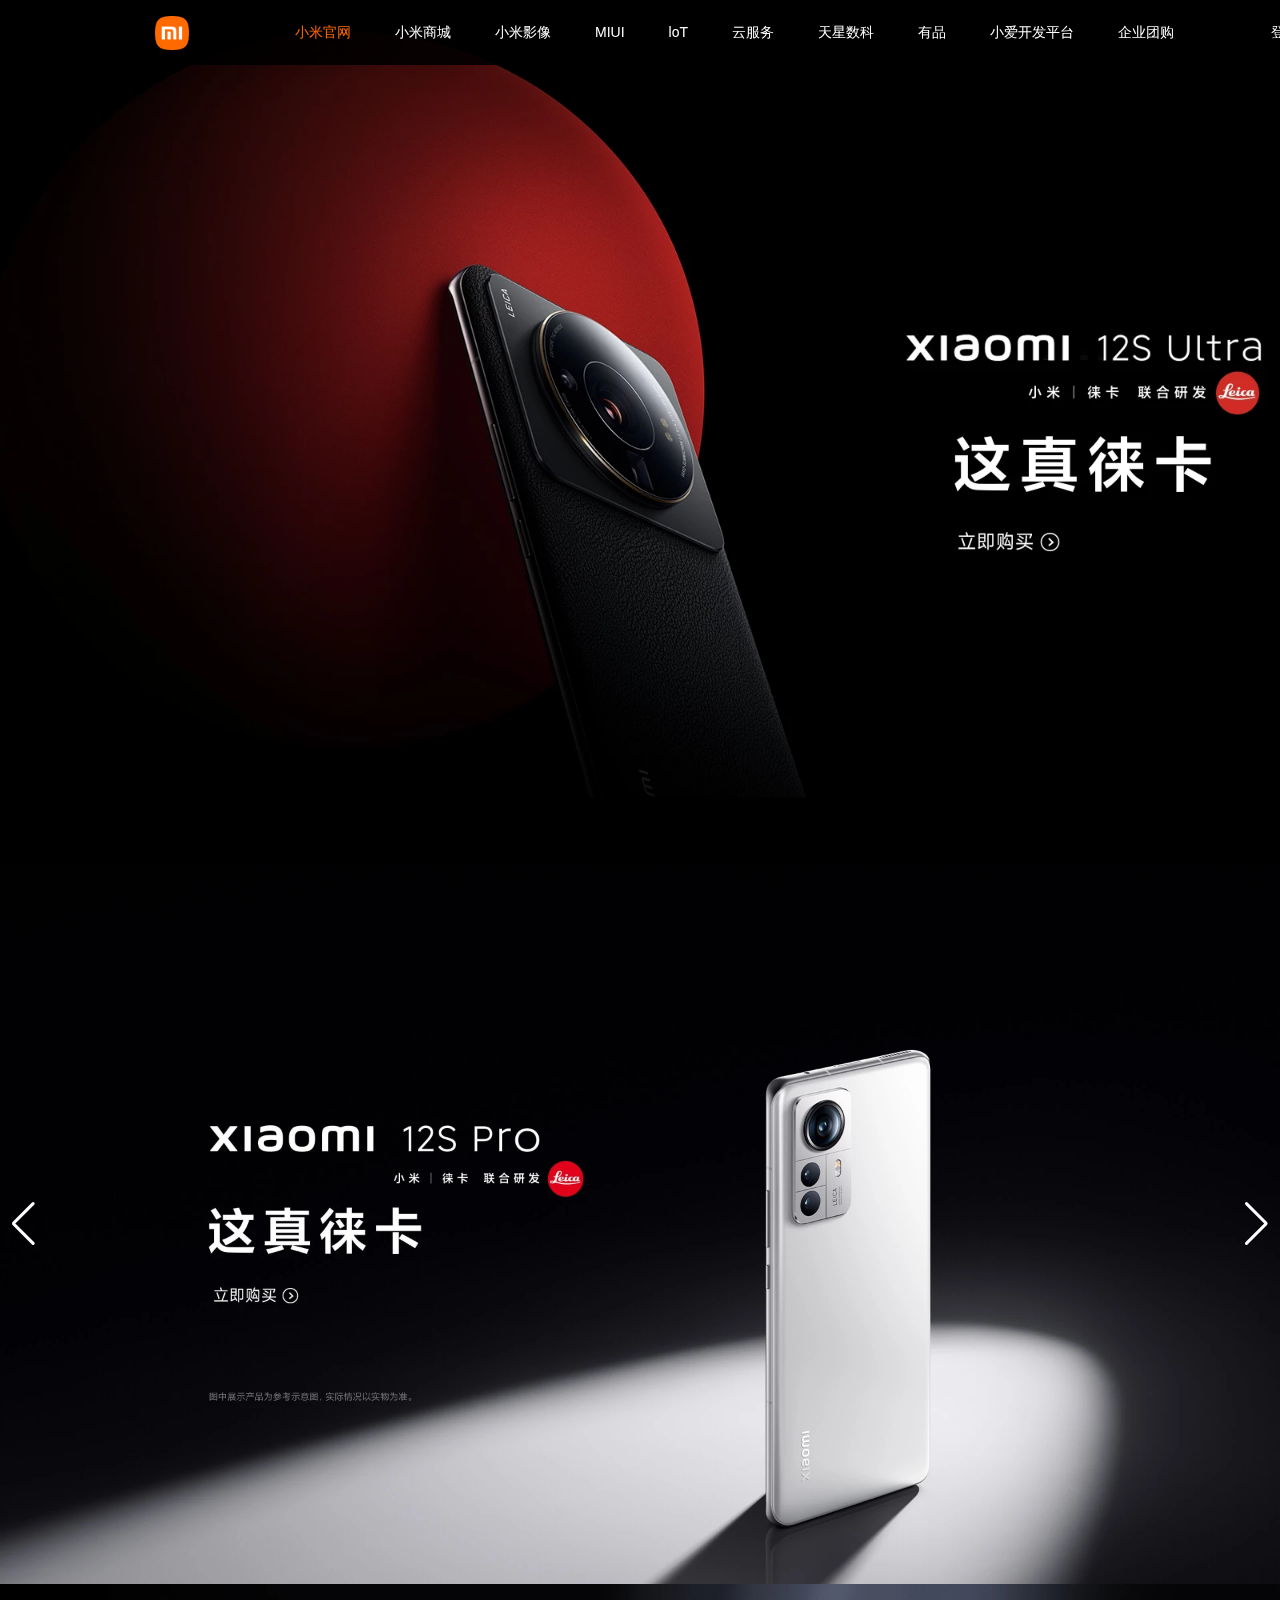
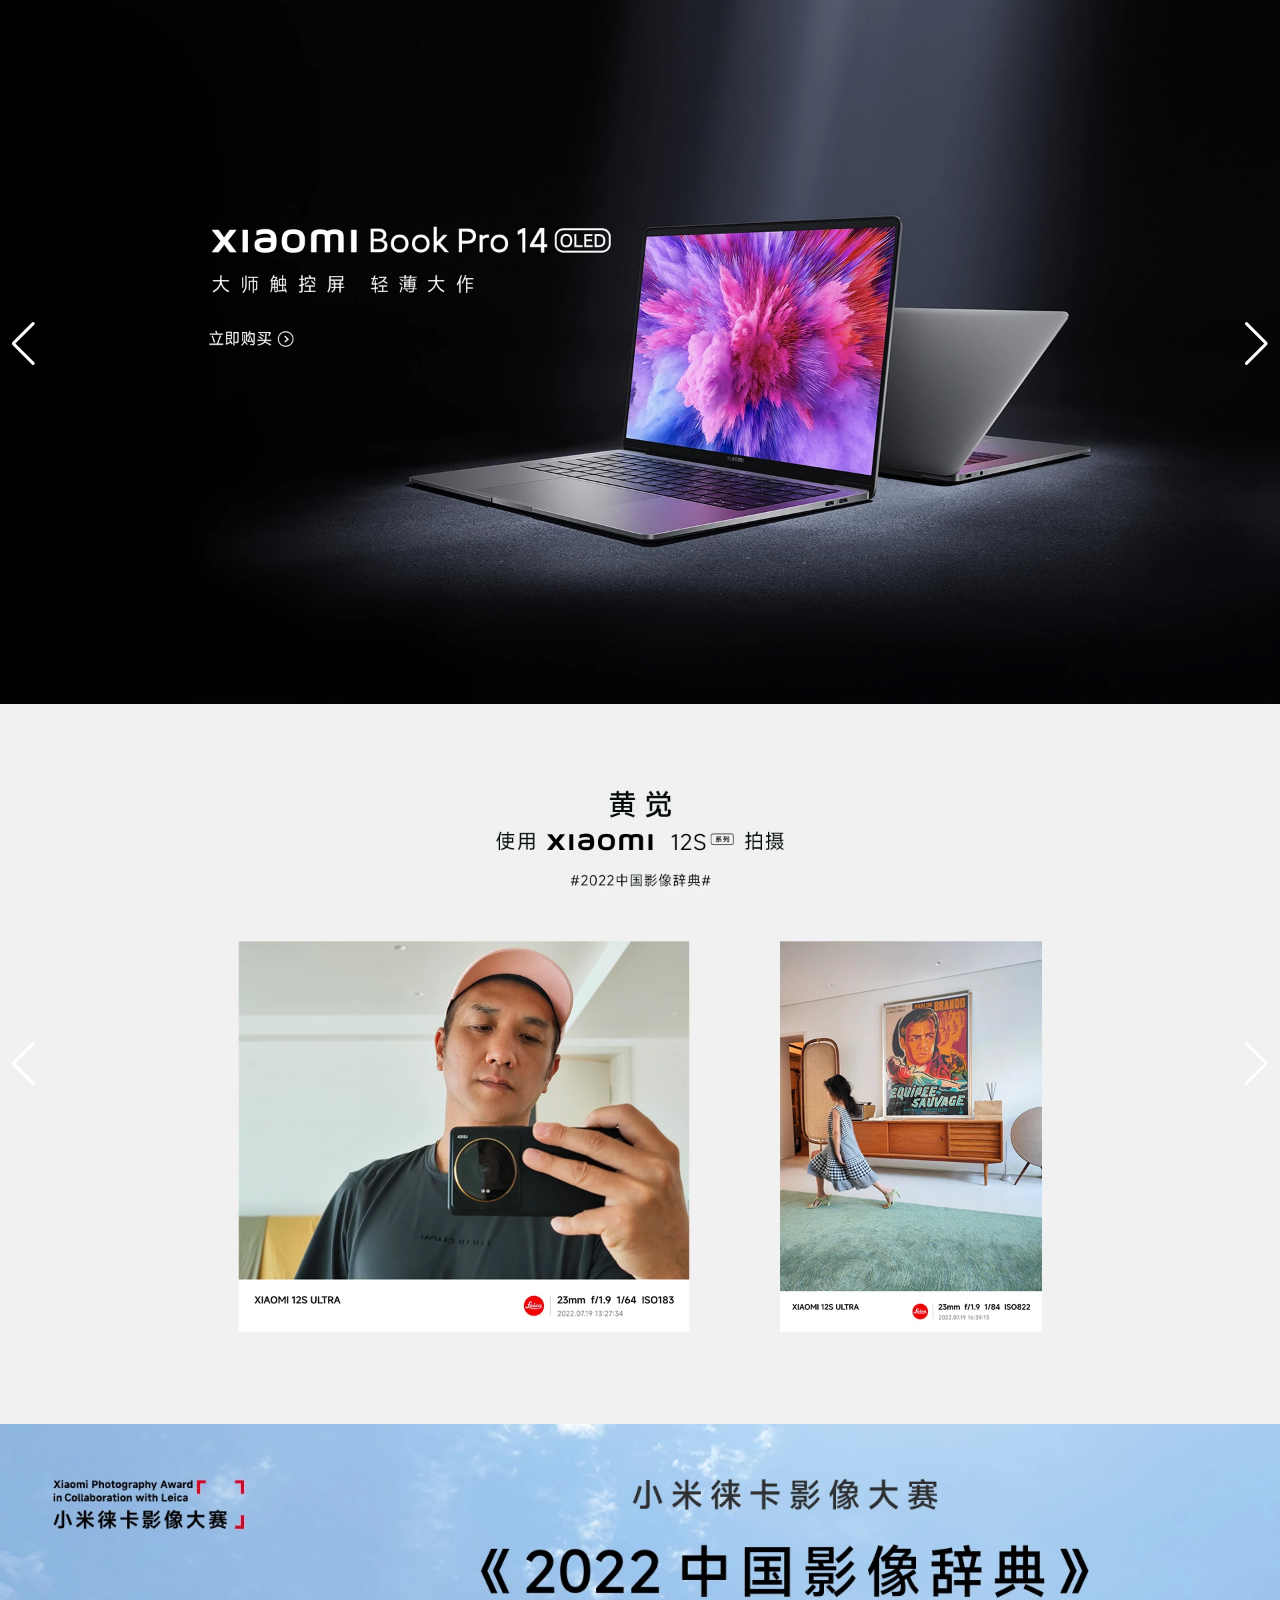
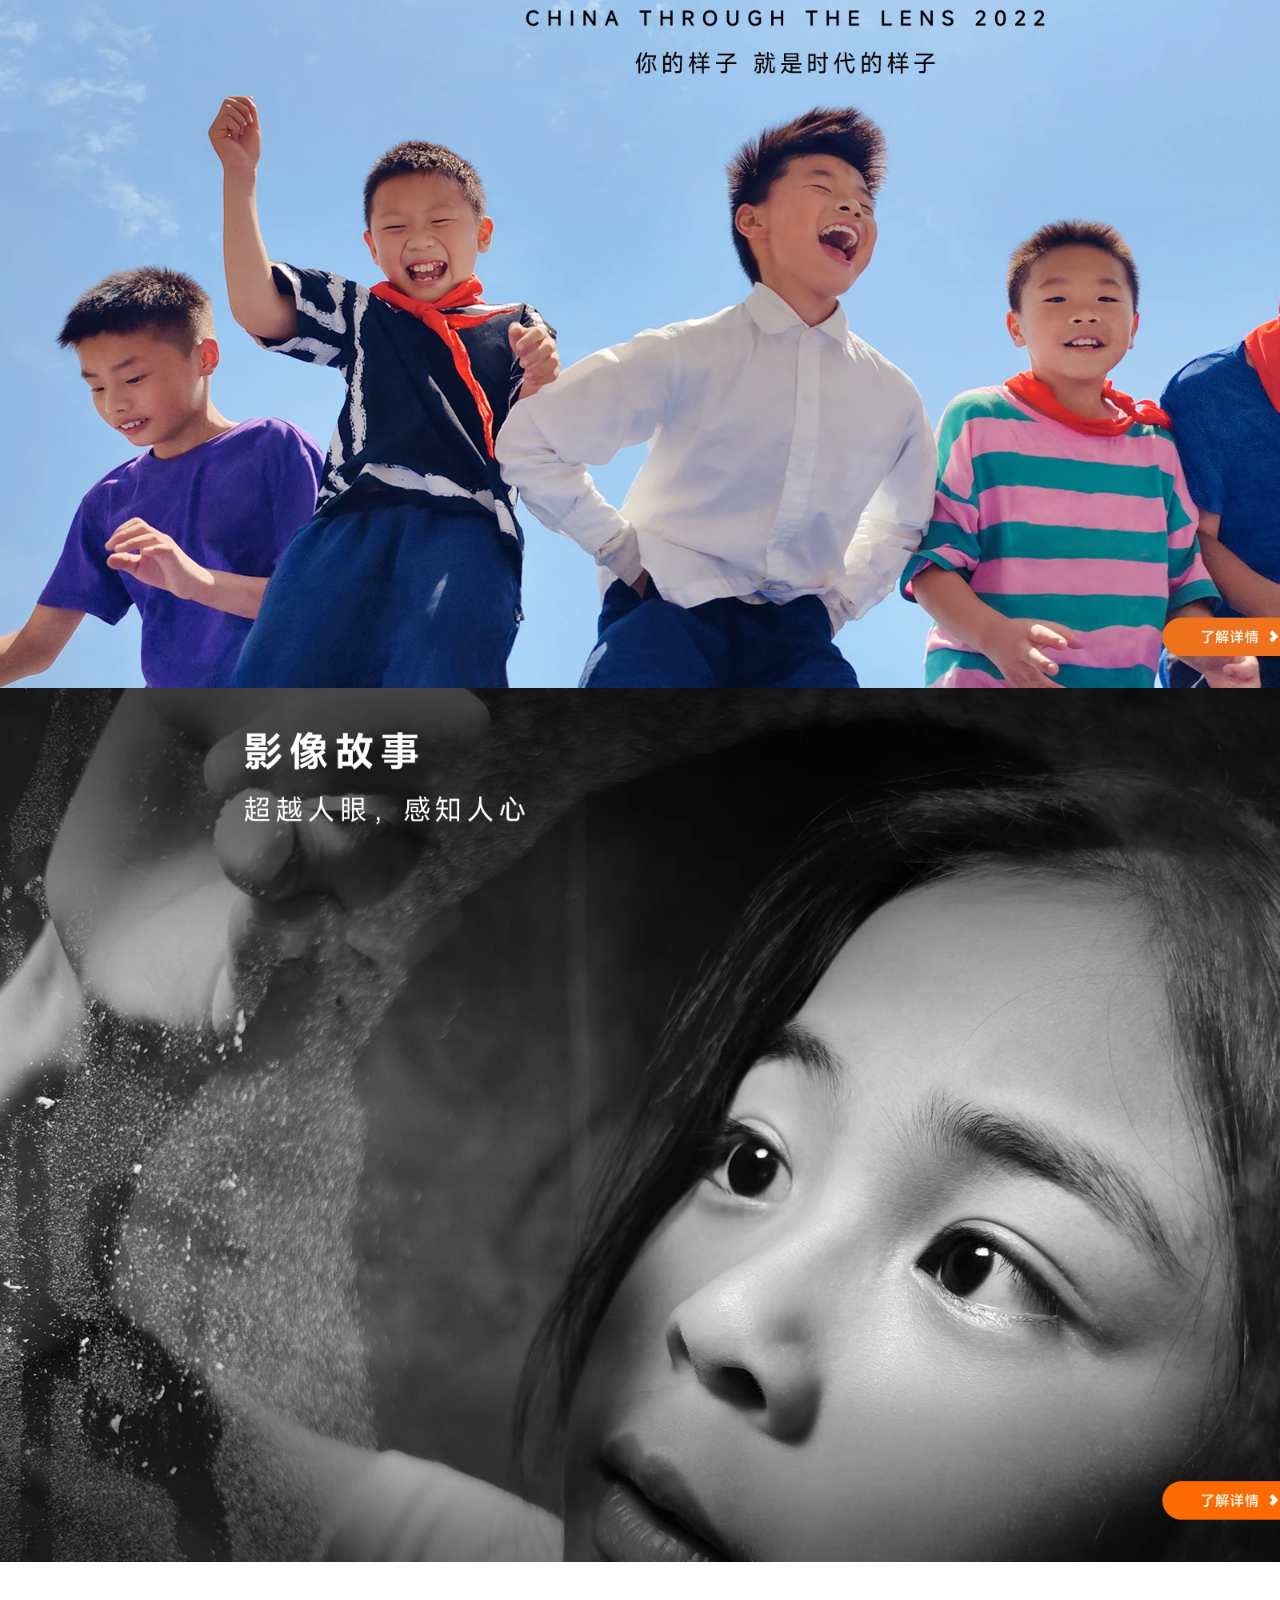
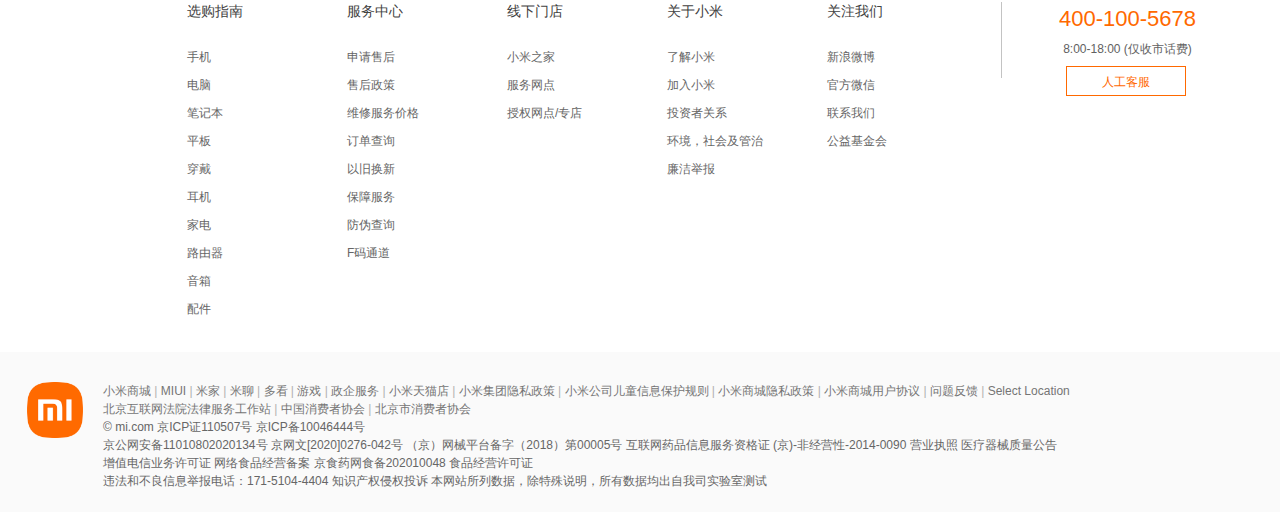
<file: index.html>
<!DOCTYPE html>
<html lang="en">

<head>
    <meta charset="UTF-8">
    <meta http-equiv="X-UA-Compatible" content="IE=edge">
    <meta name="viewport" content="width=device-width, initial-scale=1.0">
    <title>小米官网 - Xiaomi 12S系列，小米徕卡影像大赛，小米影像故事</title>
    <meta name="keywords" content="小米，小米官网，Xiaomi，Redmi，Xiaomi 12S系列">
    <meta name="description" content="让全球每个人都能享受科技带来的美好生活。">
    <!-- 引入基础样式 -->
    <link rel="stylesheet" href="./css/base.css">
    <!-- 引入首页样式 -->
    <link rel="stylesheet" href="./css/index.css">
    <!-- 引入公共样式 -->
    <link rel="stylesheet" href="./css/common.css">
    <!-- 引入swiper样式 -->
    <link rel="stylesheet" href="./css/swiper-bundle.min.css">
    <!-- 引入 ico 图标 -->
    <link rel="shortcut icon" href="logo [48x48].ico">
</head>

<body>
    <!-- 头部开始 -->
    <header class="header_wrapper">
        <div class="container">
            <div class="logo">
                <img src="./images/logo.png" alt="">
            </div>
            <div class="nav">
                <ul>
                    <li><a href="#">小米官网</a></li>
                    <li><a href="./shop.html">小米商城</a></li>
                    <li><a href="#">小米影像</a></li>
                    <li><a href="#">MIUI</a></li>
                    <li><a href="#">loT</a></li>
                    <li><a href="#">云服务</a></li>
                    <li><a href="#">天星数科</a></li>
                    <li><a href="#">有品</a></li>
                    <li><a href="#">小爱开发平台</a></li>
                    <li><a href="#">企业团购</a></li>
                </ul>
            </div>
            <div class="login">
                <a href="#">登录</a>
                <span>|</span>
                <a href="#">注册</a>
            </div>
        </div>
    </header>
    <div class="banner">
        <a href="#">
            <img src="./upload/banner.jpeg@base@tag=imgScale&F=webp&h=1080&q=90&w=1920" alt="">
        </a>
    </div>
    <!-- 轮播图1 -->
    <div class="focus">
        <div class="swiper mySwiper">
            <div class="swiper-wrapper">
                <div class="swiper-slide">
                    <a href="#"><img src="./upload/pic1-1.jpeg@base@tag=imgScale&F=webp&h=1080&q=90&w=1920" alt=""></a>
                </div>
                <div class="swiper-slide">
                    <a href="#"><img src="./upload/pic1-2.jpeg@base@tag=imgScale&F=webp&h=1080&q=90&w=1920" alt=""></a>
                </div>
                <div class="swiper-slide">
                    <a href="#"><img src="./upload/pic1-3.jpeg@base@tag=imgScale&F=webp&h=1080&q=90&w=1920" alt=""></a>
                </div>

            </div>
            <div class="swiper-scrollbar"></div>
            <div class="swiper-button-next"></div>
            <div class="swiper-button-prev"></div>
        </div>
    </div>
    <!-- 轮播图2 -->
    <div class="focus">
        <div class="swiper mySwiper">
            <div class="swiper-wrapper">
                <div class="swiper-slide">
                    <a href="#"><img src="./upload/pic2-1.jpeg@base@tag=imgScale&F=webp&h=1080&q=90&w=1920" alt=""></a>
                </div>
                <div class="swiper-slide">
                    <a href="#"><img src="./upload/pic2-2.jpeg@base@tag=imgScale&F=webp&h=1080&q=90&w=1920" alt=""></a>
                </div>
                <div class="swiper-slide">
                    <a href="#"><img src="./upload/pic2-3.jpeg@base@tag=imgScale&F=webp&h=1080&q=90&w=1920" alt=""></a>
                </div>

            </div>
            <div class="swiper-scrollbar"></div>
            <div class="swiper-button-next"></div>
            <div class="swiper-button-prev"></div>
        </div>
    </div>
    <!-- 轮播图3 -->
    <div class="focus">
        <div class="swiper mySwiper">
            <div class="swiper-wrapper">
                <div class="swiper-slide">
                    <a href="#"><img src="./upload/pic3-1.jpeg@base@tag=imgScale&F=webp&h=1080&q=90&w=1920" alt=""></a>
                </div>
                <div class="swiper-slide">
                    <a href="#"><img src="./upload/pic3-2.jpeg@base@tag=imgScale&F=webp&h=1080&q=90&w=1920" alt=""></a>
                </div>
                <div class="swiper-slide">
                    <a href="#"><img src="./upload/pic3-3.jpeg@base@tag=imgScale&F=webp&h=1080&q=90&w=1920" alt=""></a>
                </div>

            </div>
            <div class="swiper-scrollbar"></div>
            <div class="swiper-button-next"></div>
            <div class="swiper-button-prev"></div>
        </div>
    </div>
    <div class="banner">
        <a href="#">
            <img src="./upload/banner-2.jpeg@base@tag=imgScale&F=webp&h=1080&q=90&w=1920" alt="">
        </a>
    </div>
    <div class="banner">
        <a href="#">
            <img src="./upload/banner-3.png@base@tag=imgScale&F=webp&h=1093&q=90&w=1920" alt="">
        </a>
    </div>
    <footer class=".footer">
        <dl class="col-link-first">
            <dt></dt>
        </dl>
        <dl class="col-link">
            <dt>选购指南</dt>
            <dd><a href="#">手机</a></dd>
            <dd><a href="#">电脑</a></dd>
            <dd><a href="#">笔记本</a></dd>
            <dd><a href="#">平板</a></dd>
            <dd><a href="#">穿戴</a></dd>
            <dd><a href="#">耳机</a></dd>
            <dd><a href="#">家电</a></dd>
            <dd><a href="#">路由器</a></dd>
            <dd><a href="#">音箱</a></dd>
            <dd><a href="#">配件</a></dd>
        </dl>
        <dl class="col-link">
            <dt>服务中心</dt>
            <dd><a href="#">申请售后</a></dd>
            <dd><a href="#">售后政策</a></dd>
            <dd><a href="#">维修服务价格</a></dd>
            <dd><a href="#">订单查询</a></dd>
            <dd><a href="#">以旧换新</a></dd>
            <dd><a href="#">保障服务</a></dd>
            <dd><a href="#">防伪查询</a></dd>
            <dd><a href="#">F码通道</a></dd>
        </dl>
        <dl class="col-link">
            <dt>线下门店</dt>
            <dd><a href="#">小米之家</a></dd>
            <dd><a href="#">服务网点</a></dd>
            <dd><a href="#">授权网点/专店</a></dd>
        </dl>
        <dl class="col-link">
            <dt>关于小米</dt>
            <dd><a href="#">了解小米</a></dd>
            <dd><a href="#">加入小米</a></dd>
            <dd><a href="#">投资者关系</a></dd>
            <dd><a href="#">环境，社会及管治</a></dd>
            <dd><a href="#">廉洁举报</a></dd>
        </dl>
        <dl class="col-link">
            <dt>关注我们</dt>
            <dd><a href="#">新浪微博</a></dd>
            <dd><a href="#">官方微信</a></dd>
            <dd><a href="#">联系我们</a></dd>
            <dd><a href="#">公益基金会</a></dd>
        </dl>
        <div class="col-contact">
            <p>400-100-5678</p>
            <p>8:00-18:00 (仅收市话费)</p>
            <a href="#">人工客服</a>
        </div>
    </footer>
    <div class="safe-wraper">
        <div class="safe">
            <div class="logo2">
                <img src="./images/logo.png" alt="">
            </div>

            <div class="text">
                <a href="#">小米商城 </a> | <a href="#">MIUI </a> | <a href="#"> 米家 </a> | <a href="#">米聊 </a> | <a
                    href="#"> 多看
                </a> |
                <a href="#"> 游戏 </a> | <a href="#"> 政企服务 </a> | <a href="#"> 小米天猫店 </a> | <a href="#"> 小米集团隐私政策 </a> |
                <a href="#"> 小米公司儿童信息保护规则 </a> |
                <a href="#"> 小米商城隐私政策 </a> | <a href="#"> 小米商城用户协议 </a> | <a href="#"> 问题反馈 </a> | <a href="#"> Select
                    Location </a><br>
                <a href="#"> 北京互联网法院法律服务工作站 </a> | <a href="#"> 中国消费者协会 </a>| <a href="#"> 北京市消费者协会 </a>

            </div>
            <p>© mi.com 京ICP证110507号 京ICP备10046444号<br> 京公网安备11010802020134号 京网文[2020]0276-042号
                （京）网械平台备字（2018）第00005号 互联网药品信息服务资格证 (京)-非经营性-2014-0090 营业执照 医疗器械质量公告<br>
                增值电信业务许可证 网络食品经营备案 京食药网食备202010048 食品经营许可证<br>
                违法和不良信息举报电话：171-5104-4404 知识产权侵权投诉 本网站所列数据，除特殊说明，所有数据均出自我司实验室测试</p>
        </div>
    </div>


    <!-- 引入swiper js文件 -->
    <script src="./js/swiper-bundle.min.js"></script>
    <script>
        // 第一个轮播图
        (function () {
            var swiper = new Swiper(".mySwiper", {
                scrollbar: {
                    el: ".swiper-scrollbar",
                    hide: true,
                    // // 添加左右箭头
                    // navigation: {
                    //     nextEl: ".swiper-button-next",
                    //     prevEl: ".swiper-button-prev",
                    // },
                },
            });
        })();
    </script>
</body>

</html>
</file>
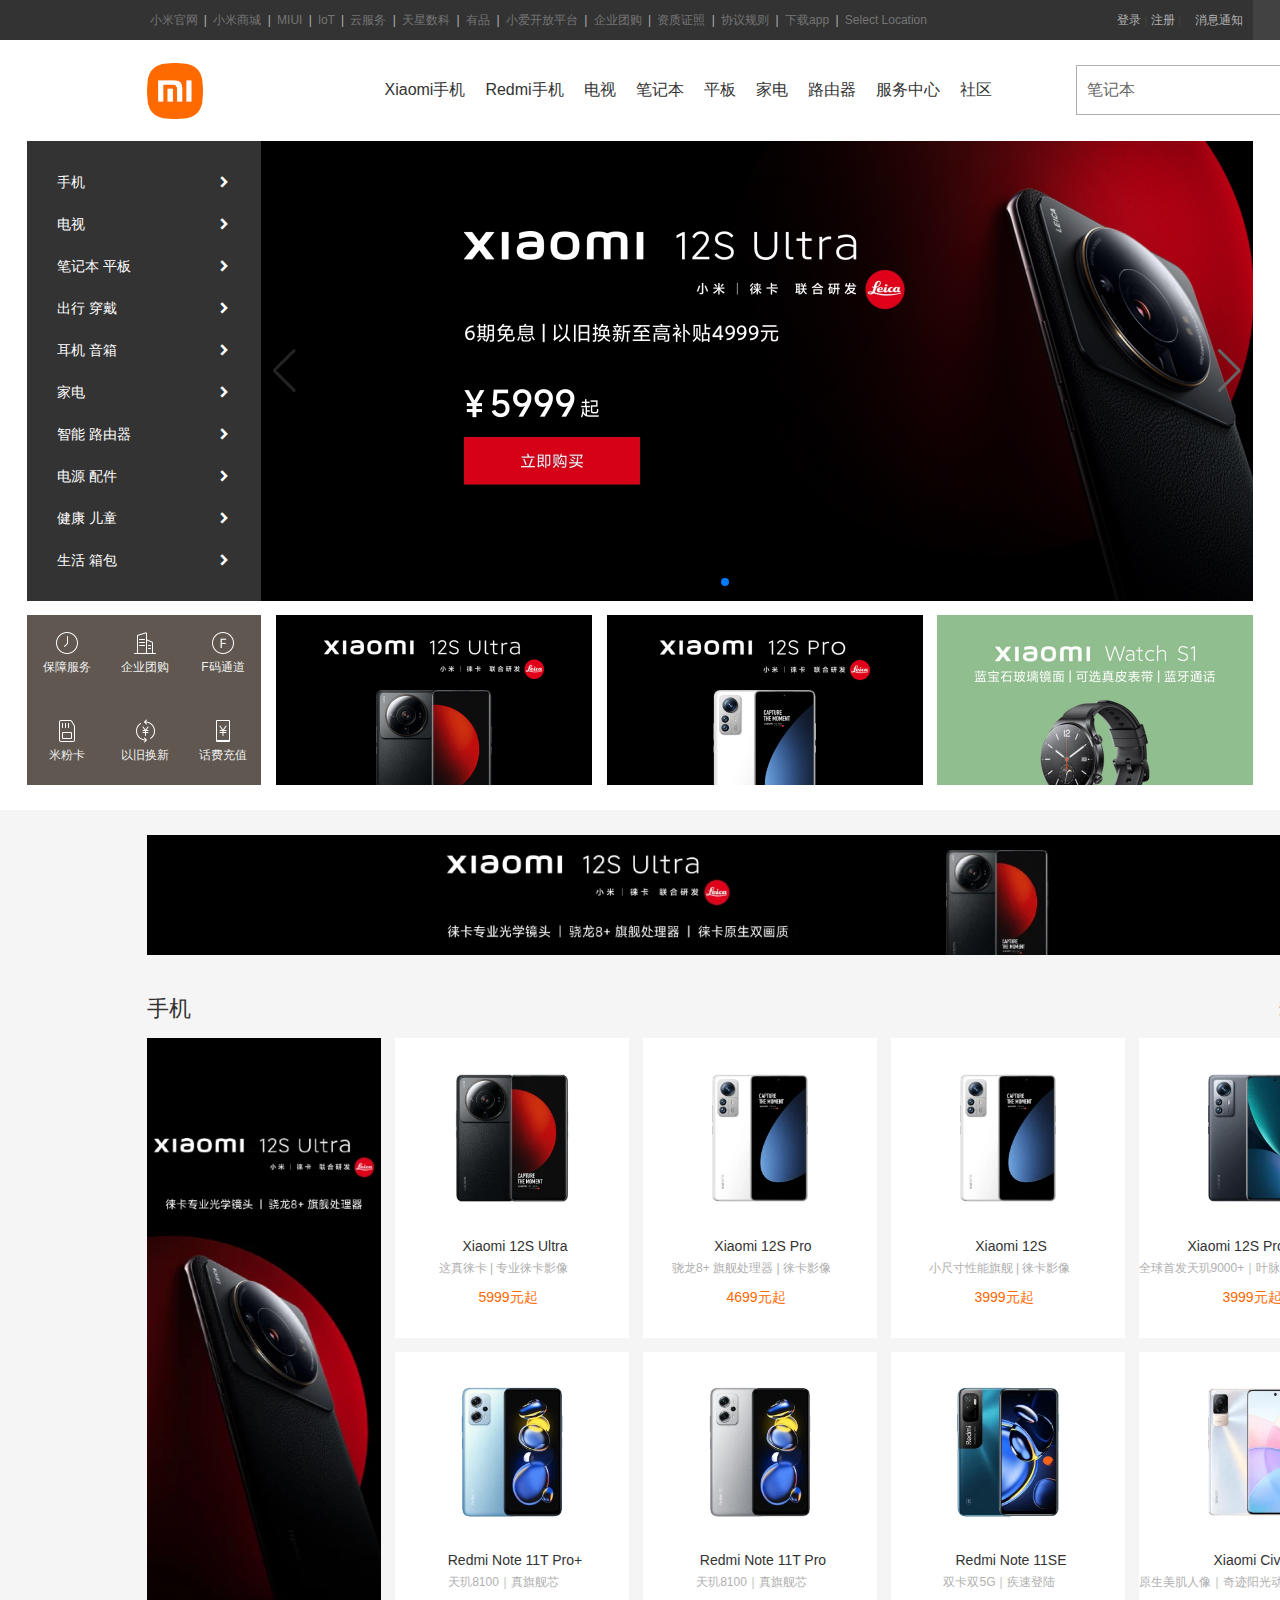
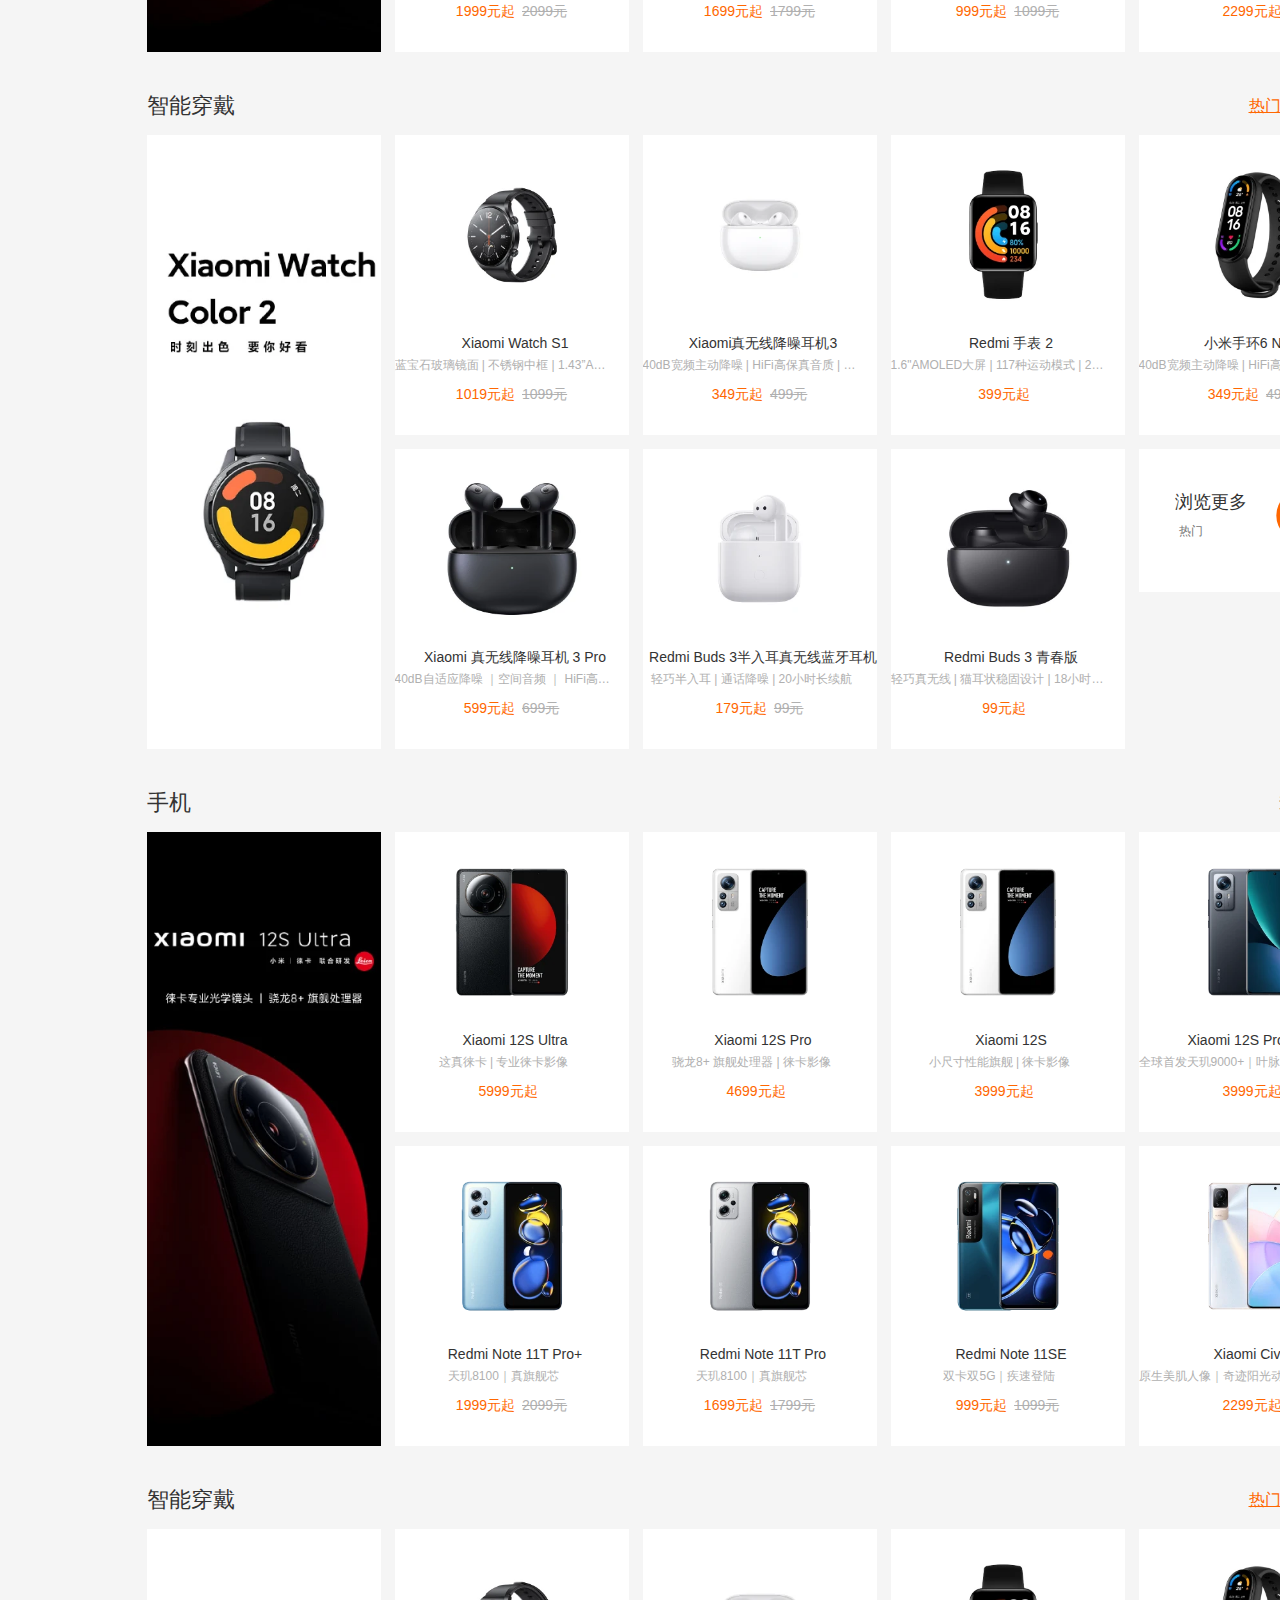
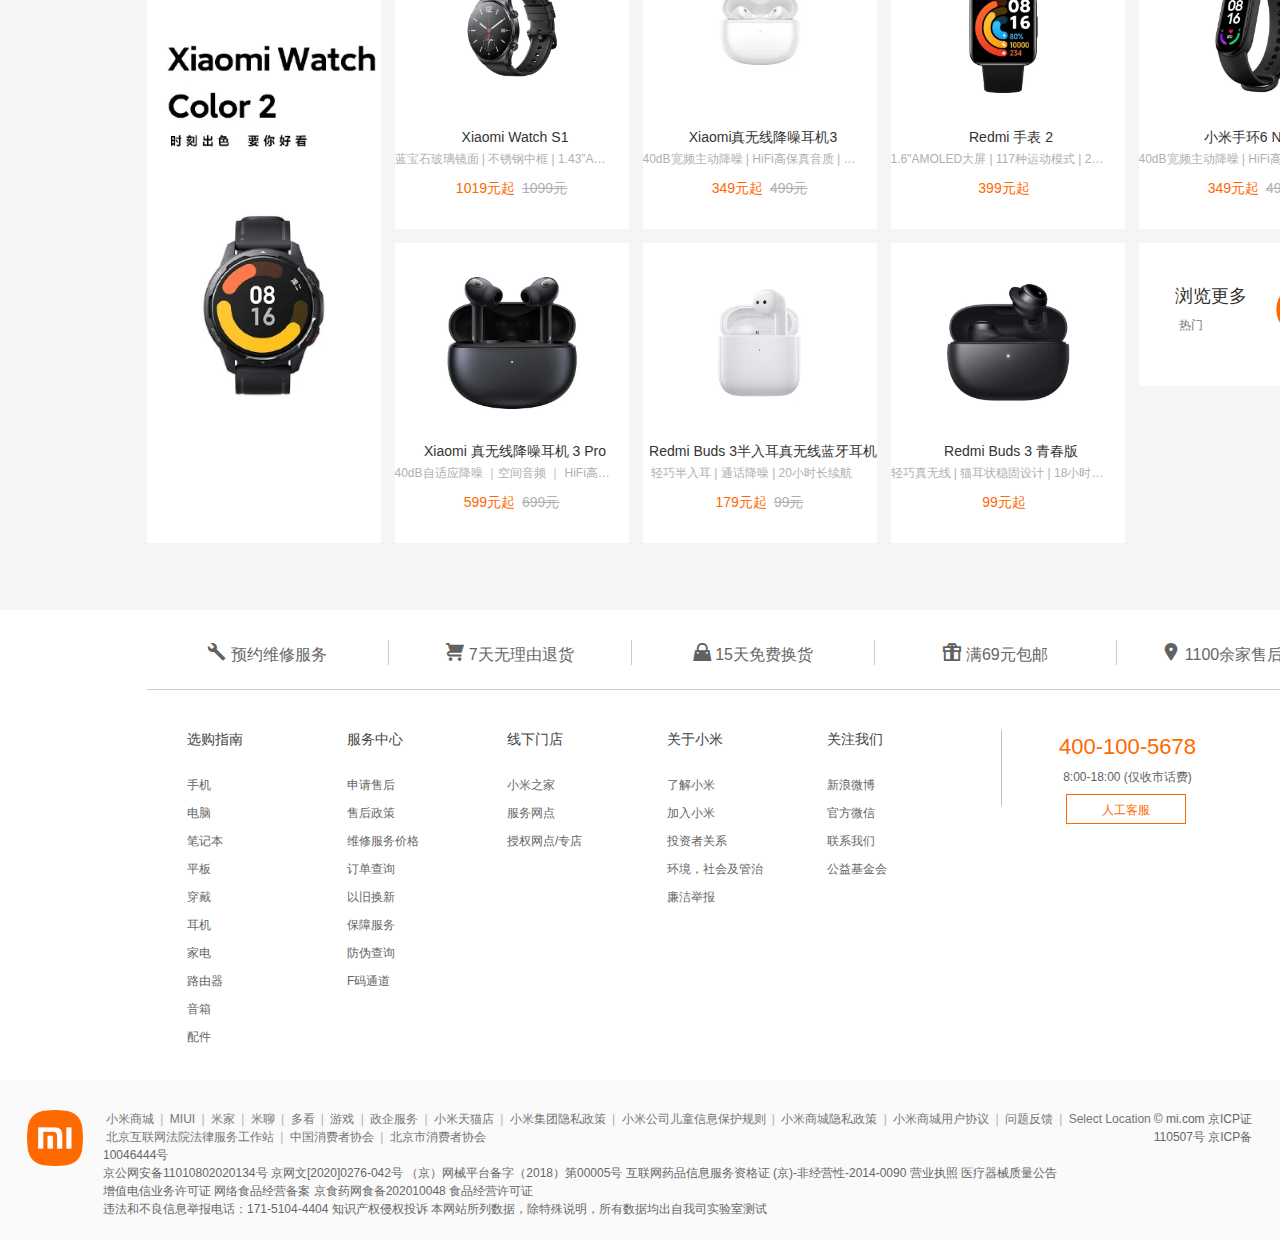
<file: shop.html>
<!DOCTYPE html>
<html lang="en">

<head>
    <meta charset="UTF-8">
    <meta http-equiv="X-UA-Compatible" content="IE=edge">
    <meta name="viewport" content="width=device-width, initial-scale=1.0">
    <title>小米官网 - Xiaomi 12S系列，小米徕卡影像大赛，小米影像故事</title>
    <meta name="keywords" content="小米，小米官网，Xiaomi，Redmi，Xiaomi 12S系列">
    <meta name="description" content="让全球每个人都能享受科技带来的美好生活。">
    <link rel="stylesheet" href="./css/base.css">
    <link rel="stylesheet" href="./css/shop.css">
    <!-- 引入swiper -->
    <link rel="stylesheet" href="./css/swiper-bundle.min.css">
    <!-- 引入公共样式 footer -->
    <link rel="stylesheet" href="./css/common.css">
    <!-- 引入 ico 图标 -->
    <link rel="shortcut icon" href="logo [48x48].ico">
    <style>
        @font-face {
            font-family: 'icomoon';
            src: url('fonts/icomoon.eot?tsm6m7');
            src: url('fonts/icomoon.eot?tsm6m7#iefix') format('embedded-opentype'),
                url('fonts/icomoon.ttf?tsm6m7') format('truetype'),
                url('fonts/icomoon.woff?tsm6m7') format('woff'),
                url('fonts/icomoon.svg?tsm6m7#icomoon') format('svg');
            font-weight: normal;
            font-style: normal;
            font-display: block;
        }
    </style>
</head>

<body>
    <!-- 顶端 -->
    <div class="top">
        <div class="top-wraper w">
            <div class="text">
                <a href="./index.html">小米官网 </a> | <a href="#">小米商城 </a> | <a href="#"> MIUI </a> | <a href="#">
                    loT </a> |
                <a href="#">云服务 </a> | <a href="#">天星数科 </a> | <a href="#"> 有品 </a> | <a href="#">小爱开放平台 </a> | <a
                    href="#"> 企业团购 </a> |
                <a href="#">资质证照 </a> | <a href="#">协议规则 </a> | <a href="#"> 下载app </a> | <a href="#">Select Location
                </a>
            </div>
            <div class="info">
                <a href="#">登录 </a> | <a href="#">注册 </a> |
                <span><a href="#"> 消息通知 </a></span>
                <div class="shopcar">
                    <a href="#">购物车(0)</a>
                </div>
            </div>
        </div>
    </div>
    <!-- 顶端结束 -->
    <!-- header -->
    <header>
        <div class="header-wraper w">
            <div class="logo ">
                <a href="./index.html">
                    <img src="./images/logo.png" alt="">
                </a>
            </div>
            <div class="nav">
                <ul>
                    <li><a href="#">Xiaomi手机</a></li>
                    <li><a href="#">Redmi手机</a></li>
                    <li><a href="#">电视</a></li>
                    <li><a href="#">笔记本</a></li>
                    <li><a href="#">平板</a></li>
                    <li><a href="#">家电</a></li>
                    <li><a href="#">路由器</a></li>
                    <li><a href="#">服务中心</a></li>
                    <li><a href="#">社区</a></li>
                </ul>
            </div>
            <div class="search">
                <input type="search" value="笔记本">
                <button></button>
            </div>
        </div>
    </header>
    <!-- header end -->
    <!-- banner -->
    <div class="banner w">
        <div class="goods">
            <div class="goods-items">
                <ul>
                    <li><a href="#">手机</a></li>
                    <li><a href="#">电视</a></li>
                    <li><a href="#">笔记本 平板</a></li>
                    <li><a href="#">出行 穿戴</a></li>
                    <li><a href="#">耳机 音箱</a></li>
                    <li><a href="#">家电</a></li>
                    <li><a href="#">智能 路由器</a></li>
                    <li><a href="#">电源 配件</a></li>
                    <li><a href="#">健康 儿童</a></li>
                    <li><a href="#">生活 箱包</a></li>
                </ul>
            </div>
        </div>
        <div class="lunbo">
            <!-- Swiper -->
            <div class="swiper mySwiper">
                <div class="swiper-wrapper">
                    <div class="swiper-slide">
                        <img src="./upload/banner-1.jpg" alt="">
                    </div>
                    <div class="swiper-slide">
                        <img src="./upload/banner-2.jpg" alt="">
                    </div>
                    <div class="swiper-slide">
                        <img src="./upload/banner-3.webp" alt="">
                    </div>
                    <div class="swiper-slide">
                        <img src="./upload/banner-4.webp" alt="">
                    </div>
                    <div class="swiper-slide">
                        <img src="./upload/banner-5.webp" alt="">
                    </div>
                </div>
                <div class="swiper-button-next"></div>
                <div class="swiper-button-prev"></div>
                <div class="swiper-pagination"></div>
            </div>
        </div>
    </div>
    <!-- banner 结束 -->
    <!-- xiaoyang -->
    <div class="xiaoyang w">
        <div class="safe2">
            <a href="#" class="icon">
                <img src="./images/safe1.png" alt="">
                <p>保障服务</p>
            </a>
            <a href="#" class="icon">
                <img src="./images/safe2.png" alt="">
                <p>企业团购</p>
            </a>
            <a href="#" class="icon">
                <img src="./images/safe3.png" alt="">
                <p>F码通道</p>
            </a>
            <a href="#" class="icon">
                <img src="./images/safe4.png" alt="">
                <p>米粉卡</p>
            </a>
            <a href="#" class="icon">
                <img src="./images/safe5.png" alt="">
                <p>以旧换新</p>
            </a>
            <a href="#" class="icon">
                <img src="./images/safe6.png" alt="">
                <p>话费充值</p>
            </a>
        </div>
        <div class="pic">
            <a href="#">
                <img src="./upload/xiaoyang1.jpg" alt="">
            </a>
            <a href="#">
                <img src="./upload/xiaoyang2.jpg" alt="">
            </a>
            <a href="#">
                <img src="./upload/xiaoyang3.jpg" alt="">
            </a>
        </div>
    </div>
    <!-- xiaoyang 结束 -->
    <!-- 主要页面 -->
    <div class="main-page">
        <div class="long w">
            <a href="#"><img src="./upload/long.webp" alt=""></a>
        </div>
        <!-- 手机模块 -->
        <div class="stuff w">
            <div class="stf-head w">
                <h5>手机</h5>
                <a href="#" class="more">查看更多</a>
            </div>
            <div class="stf-body">
                <div class="shu">
                    <a href="#"><img src="./upload/shu.webp" alt=""></a>
                </div>
                <div class="stf-container">
                    <ul>
                        <li><a href="#">
                                <img src="./upload/phone1.webp" alt="">
                                <h3>Xiaomi 12S Ultra</h3>
                                <p>这真徕卡 | 专业徕卡影像</p>
                                <span>5999元起</span><del></del>
                            </a>
                        </li>
                        <li><a href="#">
                                <img src="./upload/phone2.webp" alt="">
                                <h3> Xiaomi 12S Pro</h3>
                                <p>骁龙8+ 旗舰处理器 | 徕卡影像</p>
                                <span>4699元起</span><del></del>
                            </a>
                        </li>
                        <li><a href="#">
                                <img src="./upload/phone2.webp" alt="">
                                <h3>Xiaomi 12S</h3>
                                <p>小尺寸性能旗舰 | 徕卡影像</p>
                                <span>3999元起</span><del></del>
                            </a>
                        </li>
                        <li><a href="#">
                                <img src="./upload/phone4.webp" alt="">
                                <h3>Xiaomi 12S Pro 天玑版</h3>
                                <p> 全球首发天玑9000+｜叶脉冷泵散热系统｜ AMOLED 超视感屏 ｜5000万疾速影像</p>
                                <span>3999元起</span><del></del>
                            </a>
                        </li>
                        <li><a href="#">
                                <img src="./upload/phone5.webp" alt="">
                                <h3>Redmi Note 11T Pro+</h3>
                                <p>天玑8100｜真旗舰芯</p>
                                <span>1999元起</span><del>2099元</del>
                            </a>
                        </li>
                        <li><a href="#">
                                <img src="./upload/phone6.webp" alt="">
                                <h3>Redmi Note 11T Pro</h3>
                                <p>天玑8100｜真旗舰芯</p>
                                <span>1699元起</span><del>1799元</del>
                            </a>
                        </li>
                        <li><a href="#">
                                <img src="./upload/phone7.webp" alt="">
                                <h3>Redmi Note 11SE</h3>
                                <p>双卡双5G｜疾速登陆</p>
                                <span>999元起</span><del>1099元</del>
                            </a>
                        </li>
                        <li><a href="#">
                                <img src="./upload/phone8.webp" alt="">
                                <h3>Xiaomi Civi 1S</h3>
                                <p>原生美肌人像｜奇迹阳光动人新色｜骁龙778G Plus</p>
                                <span>2299元起</span><del></del>
                            </a>
                        </li>
                    </ul>
                </div>
            </div>
        </div>
        <!-- 手机模块 end-->
        <!-- 手表模块 -->
        <div class="stuff w">
            <div class="stf-head w">
                <h5>智能穿戴</h5>
                <a href="#">穿戴</a>
                <a href="#" class="chosed">热门</a>
            </div>
            <div class="stf-body">
                <div class="shu">
                    <a href="#"><img src="./upload/shu2.webp" alt=""></a>
                </div>
                <div class="stf-container">
                    <ul>
                        <li><a href="#">
                                <img src="./upload/watch1.webp" alt="">
                                <h3>Xiaomi Watch S1</h3>
                                <p>蓝宝石玻璃镜面 | 不锈钢中框 | 1.43”AMOLED大屏幕</p>
                                <span>1019元起</span><del>1099元</del>
                            </a>
                        </li>
                        <li><a href="#">
                                <img src="./upload/watch2.webp" alt="">
                                <h3>Xiaomi真无线降噪耳机3</h3>
                                <p>40dB宽频主动降噪 | HiFi高保真音质 | HRTF专业调音</p>
                                <span>349元起</span><del>499元</del>
                            </a>
                        </li>
                        <li><a href="#">
                                <img src="./upload/watch3.webp" alt="">
                                <h3>Redmi 手表 2</h3>
                                <p>1.6"AMOLED大屏 | 117种运动模式 | 24小时心率监测</p>
                                <span>399元起</span><del></del>
                            </a>
                        </li>
                        <li><a href="#">
                                <img src="./upload/watch4.webp" alt="">
                                <h3>小米手环6 NFC版</h3>
                                <p>40dB宽频主动降噪 | HiFi高保真音质 | HRTF专业调音</p>
                                <span>349元起</span><del>499元</del>
                            </a>
                        </li>
                        <li><a href="#">
                                <img src="./upload/watch5.webp" alt="">
                                <h3>Xiaomi 真无线降噪耳机 3 Pro</h3>
                                <p>40dB自适应降噪 ｜空间音频 ｜ HiFi高保真音质</p>
                                <span>599元起</span><del>699元</del>
                            </a>
                        </li>
                        <li><a href="#">
                                <img src="./upload/watch6.webp" alt="">
                                <h3>Redmi Buds 3半入耳真无线蓝牙耳机</h3>
                                <p>轻巧半入耳 | 通话降噪 | 20小时长续航</p>
                                <span>179元起</span><del>99元</del>
                            </a>
                        </li>
                        <li><a href="#">
                                <img src="./upload/watch7.webp" alt="">
                                <h3>Redmi Buds 3 青春版</h3>
                                <p>轻巧真无线 | 猫耳状稳固设计 | 18小时长续航</p>
                                <span>99元起</span><del></del>
                            </a>
                        </li>
                        <li class="last"><a href="#">
                                <div class="more">
                                    浏览更多<br>
                                    <small>热门</small>
                                </div>
                            </a>
                        </li>
                    </ul>
                </div>
            </div>
        </div>
        <!-- 手表模块 end-->
        <!-- 手机模块 -->
        <div class="stuff w">
            <div class="stf-head w">
                <h5>手机</h5>
                <a href="#" class="more">查看更多</a>
            </div>
            <div class="stf-body">
                <div class="shu">
                    <a href="#"><img src="./upload/shu.webp" alt=""></a>
                </div>
                <div class="stf-container">
                    <ul>
                        <li><a href="#">
                                <img src="./upload/phone1.webp" alt="">
                                <h3>Xiaomi 12S Ultra</h3>
                                <p>这真徕卡 | 专业徕卡影像</p>
                                <span>5999元起</span><del></del>
                            </a>
                        </li>
                        <li><a href="#">
                                <img src="./upload/phone2.webp" alt="">
                                <h3> Xiaomi 12S Pro</h3>
                                <p>骁龙8+ 旗舰处理器 | 徕卡影像</p>
                                <span>4699元起</span><del></del>
                            </a>
                        </li>
                        <li><a href="#">
                                <img src="./upload/phone2.webp" alt="">
                                <h3>Xiaomi 12S</h3>
                                <p>小尺寸性能旗舰 | 徕卡影像</p>
                                <span>3999元起</span><del></del>
                            </a>
                        </li>
                        <li><a href="#">
                                <img src="./upload/phone4.webp" alt="">
                                <h3>Xiaomi 12S Pro 天玑版</h3>
                                <p> 全球首发天玑9000+｜叶脉冷泵散热系统｜ AMOLED 超视感屏 ｜5000万疾速影像</p>
                                <span>3999元起</span><del></del>
                            </a>
                        </li>
                        <li><a href="#">
                                <img src="./upload/phone5.webp" alt="">
                                <h3>Redmi Note 11T Pro+</h3>
                                <p>天玑8100｜真旗舰芯</p>
                                <span>1999元起</span><del>2099元</del>
                            </a>
                        </li>
                        <li><a href="#">
                                <img src="./upload/phone6.webp" alt="">
                                <h3>Redmi Note 11T Pro</h3>
                                <p>天玑8100｜真旗舰芯</p>
                                <span>1699元起</span><del>1799元</del>
                            </a>
                        </li>
                        <li><a href="#">
                                <img src="./upload/phone7.webp" alt="">
                                <h3>Redmi Note 11SE</h3>
                                <p>双卡双5G｜疾速登陆</p>
                                <span>999元起</span><del>1099元</del>
                            </a>
                        </li>
                        <li><a href="#">
                                <img src="./upload/phone8.webp" alt="">
                                <h3>Xiaomi Civi 1S</h3>
                                <p>原生美肌人像｜奇迹阳光动人新色｜骁龙778G Plus</p>
                                <span>2299元起</span><del></del>
                            </a>
                        </li>
                    </ul>
                </div>
            </div>
        </div>
        <!-- 手机模块 end-->
        <!-- 手表模块 -->
        <div class="stuff w">
            <div class="stf-head w">
                <h5>智能穿戴</h5>
                <a href="#">穿戴</a>
                <a href="#" class="chosed">热门</a>
            </div>
            <div class="stf-body">
                <div class="shu">
                    <a href="#"><img src="./upload/shu2.webp" alt=""></a>
                </div>
                <div class="stf-container">
                    <ul>
                        <li><a href="#">
                                <img src="./upload/watch1.webp" alt="">
                                <h3>Xiaomi Watch S1</h3>
                                <p>蓝宝石玻璃镜面 | 不锈钢中框 | 1.43”AMOLED大屏幕</p>
                                <span>1019元起</span><del>1099元</del>
                            </a>
                        </li>
                        <li><a href="#">
                                <img src="./upload/watch2.webp" alt="">
                                <h3>Xiaomi真无线降噪耳机3</h3>
                                <p>40dB宽频主动降噪 | HiFi高保真音质 | HRTF专业调音</p>
                                <span>349元起</span><del>499元</del>
                            </a>
                        </li>
                        <li><a href="#">
                                <img src="./upload/watch3.webp" alt="">
                                <h3>Redmi 手表 2</h3>
                                <p>1.6"AMOLED大屏 | 117种运动模式 | 24小时心率监测</p>
                                <span>399元起</span><del></del>
                            </a>
                        </li>
                        <li><a href="#">
                                <img src="./upload/watch4.webp" alt="">
                                <h3>小米手环6 NFC版</h3>
                                <p>40dB宽频主动降噪 | HiFi高保真音质 | HRTF专业调音</p>
                                <span>349元起</span><del>499元</del>
                            </a>
                        </li>
                        <li><a href="#">
                                <img src="./upload/watch5.webp" alt="">
                                <h3>Xiaomi 真无线降噪耳机 3 Pro</h3>
                                <p>40dB自适应降噪 ｜空间音频 ｜ HiFi高保真音质</p>
                                <span>599元起</span><del>699元</del>
                            </a>
                        </li>
                        <li><a href="#">
                                <img src="./upload/watch6.webp" alt="">
                                <h3>Redmi Buds 3半入耳真无线蓝牙耳机</h3>
                                <p>轻巧半入耳 | 通话降噪 | 20小时长续航</p>
                                <span>179元起</span><del>99元</del>
                            </a>
                        </li>
                        <li><a href="#">
                                <img src="./upload/watch7.webp" alt="">
                                <h3>Redmi Buds 3 青春版</h3>
                                <p>轻巧真无线 | 猫耳状稳固设计 | 18小时长续航</p>
                                <span>99元起</span><del></del>
                            </a>
                        </li>
                        <li class="last"><a href="#">
                                <div class="more">
                                    浏览更多<br>
                                    <small>热门</small>
                                </div>
                            </a>
                        </li>
                    </ul>
                </div>
            </div>
        </div>
        <!-- 手表模块 end-->
    </div>
    <!-- 主要页面 end -->
    <div class="pre-footer">
        <div class="footer-service w">
            <ul>
                <li><a href="#"> 预约维修服务</a></li>
                <li><a href="#"> 7天无理由退货</a></li>
                <li><a href="#"> 15天免费换货</a></li>
                <li><a href="#"> 满69元包邮</a></li>
                <li><a href="#"> 1100余家售后网点</a></li>
            </ul>
        </div>
    </div>
    <!-- footer -->
    <footer class=".footer">
        <dl class="col-link-first">
            <dt></dt>
        </dl>
        <dl class="col-link">
            <dt>选购指南</dt>
            <dd><a href="#">手机</a></dd>
            <dd><a href="#">电脑</a></dd>
            <dd><a href="#">笔记本</a></dd>
            <dd><a href="#">平板</a></dd>
            <dd><a href="#">穿戴</a></dd>
            <dd><a href="#">耳机</a></dd>
            <dd><a href="#">家电</a></dd>
            <dd><a href="#">路由器</a></dd>
            <dd><a href="#">音箱</a></dd>
            <dd><a href="#">配件</a></dd>
        </dl>
        <dl class="col-link">
            <dt>服务中心</dt>
            <dd><a href="#">申请售后</a></dd>
            <dd><a href="#">售后政策</a></dd>
            <dd><a href="#">维修服务价格</a></dd>
            <dd><a href="#">订单查询</a></dd>
            <dd><a href="#">以旧换新</a></dd>
            <dd><a href="#">保障服务</a></dd>
            <dd><a href="#">防伪查询</a></dd>
            <dd><a href="#">F码通道</a></dd>
        </dl>
        <dl class="col-link">
            <dt>线下门店</dt>
            <dd><a href="#">小米之家</a></dd>
            <dd><a href="#">服务网点</a></dd>
            <dd><a href="#">授权网点/专店</a></dd>
        </dl>
        <dl class="col-link">
            <dt>关于小米</dt>
            <dd><a href="#">了解小米</a></dd>
            <dd><a href="#">加入小米</a></dd>
            <dd><a href="#">投资者关系</a></dd>
            <dd><a href="#">环境，社会及管治</a></dd>
            <dd><a href="#">廉洁举报</a></dd>
        </dl>
        <dl class="col-link">
            <dt>关注我们</dt>
            <dd><a href="#">新浪微博</a></dd>
            <dd><a href="#">官方微信</a></dd>
            <dd><a href="#">联系我们</a></dd>
            <dd><a href="#">公益基金会</a></dd>
        </dl>
        <div class="col-contact">
            <p>400-100-5678</p>
            <p>8:00-18:00 (仅收市话费)</p>
            <a href="#">人工客服</a>
        </div>
    </footer>
    <div class="safe-wraper">
        <div class="safe">
            <div class="logo2">
                <img src="./images/logo.png" alt="">
            </div>

            <div class="text">
                <a href="#">小米商城 </a> | <a href="#">MIUI </a> | <a href="#"> 米家 </a> | <a href="#">米聊 </a> | <a
                    href="#"> 多看
                </a> |
                <a href="#"> 游戏 </a> | <a href="#"> 政企服务 </a> | <a href="#"> 小米天猫店 </a> | <a href="#"> 小米集团隐私政策 </a> |
                <a href="#"> 小米公司儿童信息保护规则 </a> |
                <a href="#"> 小米商城隐私政策 </a> | <a href="#"> 小米商城用户协议 </a> | <a href="#"> 问题反馈 </a> | <a href="#"> Select
                    Location </a><br>
                <a href="#"> 北京互联网法院法律服务工作站 </a> | <a href="#"> 中国消费者协会 </a>| <a href="#"> 北京市消费者协会 </a>

            </div>
            <p>© mi.com 京ICP证110507号 京ICP备10046444号<br> 京公网安备11010802020134号 京网文[2020]0276-042号
                （京）网械平台备字（2018）第00005号 互联网药品信息服务资格证 (京)-非经营性-2014-0090 营业执照 医疗器械质量公告<br>
                增值电信业务许可证 网络食品经营备案 京食药网食备202010048 食品经营许可证<br>
                违法和不良信息举报电话：171-5104-4404 知识产权侵权投诉 本网站所列数据，除特殊说明，所有数据均出自我司实验室测试</p>
        </div>
    </div>
    <!-- footer 结束 -->
    <!-- 引入swiper js文件 -->
    <script src="./js/swiper-bundle.min.js"></script>

    <!-- Initialize Swiper -->
    <script>
        var swiper = new Swiper(".mySwiper", {
            cssMode: true,
            navigation: {
                nextEl: ".swiper-button-next",
                prevEl: ".swiper-button-prev",
            },
            pagination: {
                el: ".swiper-pagination",
            },
            mousewheel: true,
            keyboard: true,
        });
    </script>
</body>

</html>
</file>
<file: css/base.css>
* {
    margin: 0;
    padding: 0;
    /* css3盒子模型 */
    box-sizing: border-box;
}
/* em 和 i 斜体的文字不倾斜 */
em,
i {
    font-style: normal
}
/* 去掉li 的小圆点 */
li {
    list-style: none
}

img {
    /* border 0 照顾低版本浏览器 如果 图片外面包含了链接会有边框的问题 */
    border: 0;
    /* 取消图片底侧有空白缝隙的问题 */
    vertical-align: middle
}

button {
    /* 当我们鼠标经过button 按钮的时候，鼠标变成小手 */
    cursor: pointer
}

a {
    color: #666;
    text-decoration: none
}

a:hover {
    color: #c81623
}

button,
input {
    /* "\5B8B\4F53" 就是宋体的意思 这样浏览器兼容性比较好 */
    font-family: Microsoft YaHei, Heiti SC, tahoma, arial, Hiragino Sans GB, "\5B8B\4F53", sans-serif;
    /* 默认有灰色边框我们需要手动去掉 */
    border: 0; 
    outline: none;
}

body {
    /* CSS3 抗锯齿形 让文字显示的更加清晰 */
    -webkit-font-smoothing: antialiased;
    background-color: #fff;
    font: 12px/1.5 Microsoft YaHei, Heiti SC, tahoma, arial, Hiragino Sans GB, "\5B8B\4F53", sans-serif;
    color: #666
}

.hide,
.none {
    display: none
}
/* 清除浮动 */
.clearfix:after {
    visibility: hidden;
    clear: both;
    display: block;
    content: ".";
    height: 0
}

.clearfix {
    *zoom: 1
}
</file>
<file: css/index.css>
/* 头部 */
.header_wrapper {
    width: 1536px;
    margin: 0 auto;
    height: 65px ;
    background:rgba(0, 0, 0, .88);
    position: fixed;
    z-index: 999;
}
.container {
    position: absolute;
    top: 0;
    left: 768px;
    transform: translateX(-50%);
    
    display: flex;
    height: 65px;
    width: 1226px;
    justify-content: space-between;
}
.logo {
    width: 60px;
    height: 34px;
    line-height: 65px;
}
.logo img {
    width: 34px;
}
.nav ul {
    display: flex;
    width: 940px;
    height: 65px;
}
.nav ul li {
    padding:0 22px;
}
.nav ul li a {
    color: #fff;
    font-size: 14px;
    font-weight: 500;
    line-height: 65px;
}
.nav ul li a:hover {
    color: #ff6900;
}
.nav ul li:first-child a {
    color: #ff6900;
} 
.login {
    display: flex;
    width: 110px;
    height: 65px;
    justify-content: space-between;
    line-height: 65px;
}
.login a,
span {
    color: #fff;
    font-size: 14px;
    font-weight: 500;
}
.login a:hover {
    color: #ff6900;
}
/* banner */
.banner  {
    width: 1536px;
    margin: 0 auto;
}
.banner img {
    width: 100%;
    background-position: center top;
}
/* 轮播图 */
.swiper {
  width: 100%;
  height: 100%;
}
.swiper-slide {
  text-align: center;
  font-size: 18px;
  background: #fff;
  /* Center slide text vertically */
  display: -webkit-box;
  display: -ms-flexbox;
  display: -webkit-flex;
  display: flex;
  -webkit-box-pack: center;
  -ms-flex-pack: center;
  -webkit-justify-content: center;
  justify-content: center;
  -webkit-box-align: center;
  -ms-flex-align: center;
  -webkit-align-items: center;
  align-items: center;
}
.swiper-slide img {
  display: block;
  width: 100%;
  height: 100%;
  object-fit: cover;
}
/* 按钮 */
.swiper-button-next,
.swiper-button-prev {
    outline: none;
    color: #fff;
}
</file>
<file: css/common.css>
/* footer */
footer {
    padding: 40px 0;
    width: 1226px;
    height: 350px;
    margin: 0 auto;
    background-color: #fff;
}
dl.col-link-first,
dl.col-link {
    float: left;
    width: 160px;
    height: 17px;
}
.col-link dt {
    color: #424242;
    font-size: 14px;
    margin: -1px 0 26px;
}
.col-link dd {
    font-size: 12px;
    color: #757575;
    margin: 10px 0 0;
}
.col-link dd a:hover {
    color: #ff6900;
}
.col-contact {
    position: relative;
    float: right;
    width: 252px;
    height: 76px;
    border-left: 1px solid #61616161;
    text-align: center;
}
.col-contact p:nth-child(1) {
    color: #ff6900;
    font-size: 22px;
    margin: 0 0 5px;
}
.col-contact p:nth-child(2) {
    color: #616161;
    font-size: 12px;
    margin: 0 0 5px;
}
.col-contact a {
    position: absolute;
    top: 64px;
    left: 64px;
    display: block;
    width: 120px;
    height: 30px;
    border: 1px solid #ff6900;
    line-height: 30px;
    font-size: 12px;
    color: #ff6900;
}
.col-contact a:hover {
    background-color: #ff6900;
    color: #fff;
}
.safe-wraper {
    overflow: hidden;
    width: 100%;
    height: 160px;
    background-color: #fafafa;
    margin-top: 40px;
}
.safe {
    width: 1226px;
    height: 108px;
    margin: 0 auto;
    margin-top: 30px;
}
.logo2 {
    float: left;
    margin-right: 20px;
    width: 56px;
    height: 108px;
}
.logo2 img{
    width: 56px;
    height: 56px;
}
.text {
    color: #b0b0b0;
}
.text a{
    color: #757575;
    font-size: 12px;
}
.text a:hover {
    color: #ff6900;
}
</file>
<file: css/shop.css>
.w {
    width: 1226px;
    margin: 0 auto;
}
/* 顶端 */
.top {
    width: 1519px;
    height: 40px;
    background-color: #333;
}
.top-wraper {
    height: 40px;
    line-height: 40px;
    color: #424242;
}
.text {
    float: left;
}
.text a {
    color: #b0b0b0;
    font-size: 12px;
    padding: 0 3px;
}
.top-wraper .text a:hover {
    color: #fff;
}
.info {
    float: right;
}
.info a {
    color: #b0b0b0;
}
.info a:hover {
    color: #fff;
}
.info span  {
    padding: 0 10px;
}
.shopcar {
    float: right;
    text-align: center;
    line-height: 40px;
}
.shopcar a{
    display: block;
    width: 120px;
    height: 40px;
    background-color: #424242;
    color: #b0b0b0;
}
/* 顶端结束 */
/* header */
header {
    width: 1519px;
}
.header-wraper {
    position: relative;
    height: 100px;
    line-height: 100px;
}
.header-wraper img{
    width: 56px;
}
.logo {
    float: left;
}
.nav {
    float: left;
    margin-left: 172px;
}
.nav ul li {
    float: left;
}
.nav ul li a {
    font-size: 16px;
    color: #333;
    line-height: 100px;
    padding: 26px 10px 38px;
}
.nav ul li a:hover{
    color: #ff6700;
}
/* 搜索模块 */
.search {
    position: absolute;
    top: 25px;
    right: 0;
    width: 297px;
    height: 50px;
    border: 1px solid #b0b0b0;
    overflow: hidden;
}
.search input {
    float: left;
    width: 230px;
    height: 48px;
    font-size: 16px;
    color: #666;
    padding: 0 10px;
}
.search button {
    float: right;
    height: 50px;
    width: 64px;
    margin-bottom: 1px;
    background-color: #fff;
    border-left: 1px solid #ccc;
    transition: all linear .2s;
}
.search button:hover {
    background-color: #ff6700;
    color: #fff;
}
.search button::before {
    font-family: 'icomoon';
    content: '\e986';
    font-size: 16px;
}
/* header end*/
/* banner start */
.banner {
    position: relative;
    height: 460px;
    background-color: cadetblue;
    overflow: hidden;
}
.goods {
    position: absolute;
    top: 0;
    left: 0;
    width: 234px;
    height: 460px;
    background-color: #333;
}
.goods-items ul {
    padding: 20px 0 20px 0;
}
.goods-items ul li {
    position: relative;
    width: 234px;
    height: 42px;
    padding-left: 30px;
    line-height: 42px;
}
.goods-items ul li::after {
    position: absolute;
    right: 28px;
    content: '\e902';
    font-family: 'icomoon';
    font-size: 18px;
    color: #fff;
    font-weight: 700;
}
.goods-items ul li:hover {
    background-color: #ff6700;
}
.goods-items ul li a {
    font-size: 14px;
    color: #fff;
    
}
/* 轮播图开始 */
.lunbo {
    float: right;
    height: 460px;
    width: 992px;
    background-color: antiquewhite;
}
.swiper {
    width: 100%;
    height: 100%;
  }

.swiper-slide {
  text-align: center;
  font-size: 18px;
  background: #fff;
  /* Center slide text vertically */
  display: -webkit-box;
  display: -ms-flexbox;
  display: -webkit-flex;
  display: flex;
  -webkit-box-pack: center;
  -ms-flex-pack: center;
  -webkit-justify-content: center;
  justify-content: center;
  -webkit-box-align: center;
  -ms-flex-align: center;
  -webkit-align-items: center;
  align-items: center;
}
.swiper-slide img {
  display: block;
  width: 100%;
  height: 100%;
  object-fit: cover;
}
/* banner end */
/* xiaoyang */
.xiaoyang {
    height: 170px;
    margin-top: 14px;
}
.safe2 {
    position: relative;
    float: left;
    width: 234px;
    height: 170px;
    background-color: #5f5750;;
}
.safe2 .icon {
    display: block;
   float: left;
    width: 76px;
    height: 82px;
    margin-top: 6px;
    margin-left: 2px;
    text-align: center;
    font-size: 12px;
    color: #f7f7f7f7;
}
.safe2 .icon:hover {
    color: #fff;
}
.safe2 .icon img {
    width: 24px;
    height: 24px;
    margin-top: 10px;
    margin-bottom: 3px;
}

.xiaoyang .pic a {
    width: 316px;
    height: 170px;
    float: left;
    display: block;
}
.xiaoyang .pic a:last-child {
    float: right;
}
.xiaoyang .pic a:nth-of-type(-n+2) {
    margin-left: 15px;
}
.xiaoyang .pic a img {
    width: 100%;
    height: 100%;
}
/* xiaoyang结束  */
/* 主页页面ks */
.main-page {
    overflow: hidden;
    width: 1519px;
    height: 3000px;
    background-color: #f5f5f5;
    margin-top: 25px;
}
.long {
    margin-top: 25px;
}
.long img {
    width: 100%;
    height: 100%;
}
.stuff {
    margin-top: 25px;
    height: 672px;
}
.stf-head {
    height: 58px;
    line-height: 58px;
}
.stf-head h5 {
    display: block;
    float: left;
    line-height: 58px;
    font-size: 22px;
    color: #333;
    font-weight: 400;
}
.stf-head a {
    position: relative;
    float: right;
    padding-right: 30px;
    display: block;
    color: #424242;
    font-size: 16px;
    line-height: 58px;
}
.stf-head .chosed {
    color: #ff6700;
    text-decoration: underline;
}
.stf-head a:hover {
    color: #ff6700;
}
.stf-head .more::after {
    position: absolute;
    top: 1px;
    content: '\e908';
    font-family: 'icomoon';
    font-size: 18px;
    color: #666;
}
.stf-body{
    height: 614px;
}
.shu {
    float: left;
    height: 614px;
    width: 234px;
    transition: all linear .2s;
}
.shu a img {
    width: 100%;
    height: 100%;
}
.shu:hover {
    transform: translateY(-3px);
    box-shadow: .2px .2px 8px #ccc;
}
.stf-container {
    float: right;
    width: 992px;
    height: 614px;
}
.stf-container ul li {
    float: left;
    width: 234px;
    height: 300px;
    text-align: center;
    padding-top: 20px;
    background-color: #fff;
    margin-left: 14px;
    margin-bottom: 14px;
    transition: all linear .2s;
}
.stf-container ul li:hover {
    transform: translateY(-3px);
    box-shadow: .2px .2px 8px #ccc;
}
.stf-container ul li a img {
    width: 160px;
    height: 160px;
}
.stf-container ul li h3 {
    display: block;
    font-size: 14px;
    color: #333;
    width: 241px;
    height: 21px;
    font-weight: 400;
    line-height: 21px;
    margin: 18px 0 2px 0;
}
.stf-container ul li p{
    display: block;
    width: 218px;
    height: 18px;
    font-size: 12px;
    color: #b0b0b0;
    margin-bottom: 10px;
    white-space: nowrap;
    text-overflow: ellipsis;
    overflow: hidden;
}
.stf-container ul li span {
    color: #ff6700;
    font-size: 14px;
}
.stf-container ul li del {
    color: #b0b0b0;
    font-size: 14px;
    margin-left: 7px;
}
.stf-container ul .last {
    position: relative;
    width: 234px;
    height: 143px;
    text-align: center;
    overflow: hidden;
}
.stf-container ul li .more{
    width: 94px;
    height: 45px;
    margin: 20px 0 0 25px;
    color: #333;
    font-size: 18px;
    
}
.stf-container ul li .more::after {
    position: absolute;
    right: 40px;
    top: 22px;
    content: '\e906';
    font-family: 'icomoon';
    font-size: 60px;
    color: #ff6700;
}
.stf-container ul li .more small {
    color: #757575;
    font-size: 12px;
    margin-top: -20px;
    margin-left: -40px;
}
/* 主页页面end */
/* footer服务 */
.pre-footer {
    width: 1519px;
    height: 80px;
    background-color: #fff;
}
.footer-service {
    width: 1226px;
    height: 80px;
    margin: 0 auto;
    border-bottom: 1px solid #ccc;
}
.footer-service ul li {
    float: left;
    width: 242.74px;
    height: 25px;
    line-height: 25px;
    text-align: center;
    margin-top: 30px;
    color: #616161;
    font-size: 16px;
}
.footer-service ul li a:hover {
    color: #ff6700;
}
.footer-service ul li:hover {
    color: #ff6700;
}
.footer-service ul li::before {
    font-size: 18px;
    font-family: 'icomoon';
}
.footer-service ul li:nth-child(1):before {
    content: '\e90d';
}
.footer-service ul li:nth-child(2):before {
    content: '\e90c';
}
.footer-service ul li:nth-child(3):before {
    content: '\e90b';
}
.footer-service ul li:nth-child(4):before {
    content: '\e909';
}
.footer-service ul li:nth-child(5):before {
    content: '\e90a';
}
.footer-service ul li:nth-child(-n+4) {
    border-right: 1px solid #ccc;
}
/* footer服务 end*/
</file>
